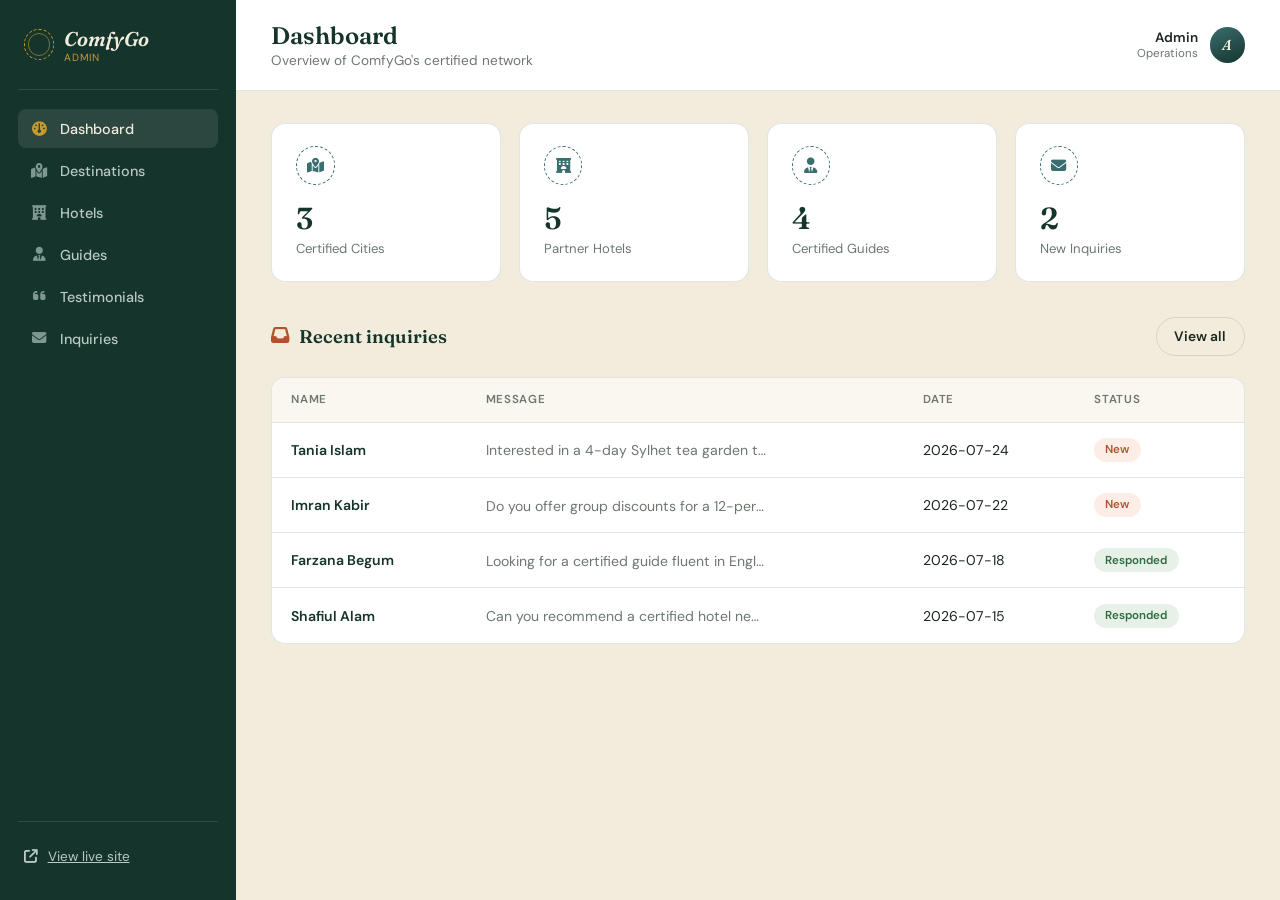
<file: admin.html>
<!DOCTYPE html>
<html lang="en">
<head>
<meta charset="UTF-8">
<meta name="viewport" content="width=device-width, initial-scale=1.0">
<title>ComfyGo — Admin Panel</title>
<link rel="preconnect" href="https://fonts.googleapis.com">
<link rel="preconnect" href="https://fonts.gstatic.com" crossorigin>
<link href="https://fonts.googleapis.com/css2?family=Fraunces:ital,opsz,wght@0,9..144,500;0,9..144,600;0,9..144,700;1,9..144,500&family=DM+Sans:wght@400;500;600;700&display=swap" rel="stylesheet">
<link rel="stylesheet" href="https://cdnjs.cloudflare.com/ajax/libs/font-awesome/6.5.0/css/all.min.css">

<style>
:root{
    --bg:#F2ECDD;
    --panel:#FFFFFF;
    --ink:#1C2620;
    --muted:#6C776F;
    --deep:#14342C;
    --deep-2:#1D4B40;
    --brick:#B5502F;
    --brick-2:#93401F;
    --teal:#3B6E71;
    --gold:#C99A2E;
    --line:rgba(28,38,32,0.12);
    --ok-bg:#E8F1E8; --ok-fg:#2C6B41;
    --pending-bg:#FBF0DD; --pending-fg:#9A6B1D;
    --new-bg:#FDEDE7; --new-fg:#B5502F;
}
*{ box-sizing:border-box; }
body{
    margin:0;
    background:var(--bg);
    color:var(--ink);
    font-family:'DM Sans', sans-serif;
    -webkit-font-smoothing:antialiased;
}
.disp{ font-family:'Fraunces', serif; }
button{ font-family:inherit; cursor:pointer; }
input, textarea, select{ font-family:inherit; }

/* ---------- LAYOUT ---------- */
#app{ display:flex; min-height:100vh; }

/* Sidebar */
#sidebar{
    width:236px; flex-shrink:0;
    background:var(--deep);
    color:#DCE6E1;
    padding:1.6rem 1.1rem;
    display:flex; flex-direction:column;
    position:sticky; top:0; height:100vh;
}
#brand{
    display:flex; align-items:center; gap:0.6rem;
    padding:0 0.4rem 1.6rem;
    margin-bottom:1.2rem;
    border-bottom:1px solid rgba(242,236,221,0.12);
}
#brand .stamp-sm{
    width:1.9rem; height:1.9rem; border-radius:50%;
    border:1.5px dashed var(--gold);
    position:relative; flex-shrink:0;
}
#brand .stamp-sm::after{ content:""; position:absolute; inset:3px; border-radius:50%; border:1px solid var(--gold); opacity:.6; }
#brand span{ font-family:'Fraunces', serif; font-style:italic; font-weight:600; font-size:1.25rem; color:var(--bg); }
#brand small{ display:block; font-family:'DM Sans'; font-style:normal; font-size:0.65rem; letter-spacing:0.08em; text-transform:uppercase; color:var(--gold); }

nav#side_nav{ display:flex; flex-direction:column; gap:0.2rem; }
.nav_item{
    display:flex; align-items:center; gap:0.75rem;
    padding:0.65rem 0.8rem;
    border-radius:8px;
    color:#B9C9C2;
    font-size:0.9rem; font-weight:500;
    transition:background .15s ease, color .15s ease;
    border:none; background:transparent; text-align:left; width:100%;
}
.nav_item i{ width:1.1rem; text-align:center; color:#7E9791; font-size:0.9rem; }
.nav_item:hover{ background:rgba(242,236,221,0.06); color:var(--bg); }
.nav_item.active{ background:rgba(242,236,221,0.1); color:var(--bg); }
.nav_item.active i{ color:var(--gold); }

#sidebar_foot{ margin-top:auto; padding-top:1rem; border-top:1px solid rgba(242,236,221,0.12); }
#view_site{
    display:flex; align-items:center; gap:0.6rem;
    color:#B9C9C2; font-size:0.85rem; padding:0.6rem 0.4rem;
    transition:color .15s ease;
}
#view_site:hover{ color:var(--gold); }

/* Main */
#main{ flex:1; min-width:0; }
#topbar{
    display:flex; align-items:center; justify-content:space-between;
    padding:1.3rem 2.2rem; background:var(--panel);
    border-bottom:1px solid var(--line);
    position:sticky; top:0; z-index:20;
}
#page_title{ font-family:'Fraunces', serif; font-weight:600; font-size:1.5rem; color:var(--deep); margin:0; }
#page_sub{ font-size:0.85rem; color:var(--muted); margin:0.15rem 0 0; }
#admin_chip{ display:flex; align-items:center; gap:0.7rem; }
#admin_avatar{
    width:2.2rem; height:2.2rem; border-radius:50%;
    background:linear-gradient(155deg, var(--teal), var(--deep));
    color:var(--bg); display:flex; align-items:center; justify-content:center;
    font-family:'Fraunces', serif; font-style:italic; font-weight:600; font-size:0.9rem;
}
#admin_name{ font-size:0.85rem; font-weight:600; color:var(--ink); margin:0; }
#admin_role{ font-size:0.72rem; color:var(--muted); margin:0; }

#content{ padding:2rem 2.2rem 3rem; max-width:1180px; }

/* ---------- Buttons ---------- */
.btn{
    display:inline-flex; align-items:center; gap:0.5rem;
    font-size:0.86rem; font-weight:600;
    padding:0.6rem 1.1rem; border-radius:999px; border:1px solid transparent;
    transition:background .15s ease, transform .15s ease, border-color .15s ease;
}
.btn-primary{ background:var(--brick); color:var(--bg); }
.btn-primary:hover{ background:var(--brick-2); }
.btn-ghost{ background:transparent; color:var(--ink); border-color:var(--line); }
.btn-ghost:hover{ border-color:var(--teal); color:var(--teal); }
.btn-icon{
    width:2rem; height:2rem; border-radius:50%; border:1px solid var(--line);
    display:inline-flex; align-items:center; justify-content:center;
    background:transparent; color:var(--muted); font-size:0.8rem;
    transition:all .15s ease;
}
.btn-icon:hover{ border-color:var(--teal); color:var(--teal); }
.btn-icon.danger:hover{ border-color:var(--brick); color:var(--brick); }

/* ---------- Stat cards ---------- */
.stats_row{ display:grid; grid-template-columns:repeat(4, 1fr); gap:1.1rem; margin-bottom:2.2rem; }
.stat_card{
    background:var(--panel); border:1px solid var(--line); border-radius:14px;
    padding:1.4rem 1.5rem; position:relative; overflow:hidden;
}
.stat_card .stat_icon{
    width:2.4rem; height:2.4rem; border-radius:50%;
    border:1.5px dashed var(--teal); display:flex; align-items:center; justify-content:center;
    color:var(--teal); margin-bottom:0.9rem; font-size:0.95rem;
}
.stat_card .stat_num{ font-family:'Fraunces', serif; font-weight:600; font-size:1.9rem; color:var(--deep); display:block; }
.stat_card .stat_label{ font-size:0.82rem; color:var(--muted); }

/* ---------- Section head ---------- */
.section_head{ display:flex; align-items:center; justify-content:space-between; margin-bottom:1.3rem; }
.section_head h2{ font-family:'Fraunces', serif; font-weight:600; font-size:1.15rem; color:var(--deep); margin:0; display:flex; align-items:center; gap:0.6rem; }

/* ---------- Table ---------- */
.table_wrap{ background:var(--panel); border:1px solid var(--line); border-radius:14px; overflow:hidden; }
table{ width:100%; border-collapse:collapse; }
thead th{
    text-align:left; font-size:0.72rem; font-weight:600; letter-spacing:0.06em; text-transform:uppercase;
    color:var(--muted); padding:0.9rem 1.2rem; border-bottom:1px solid var(--line); background:#FAF7F0;
}
tbody td{ padding:0.95rem 1.2rem; border-bottom:1px solid var(--line); font-size:0.88rem; color:var(--ink); vertical-align:middle; }
tbody tr:last-child td{ border-bottom:none; }
tbody tr:hover{ background:#FBF9F3; }
.cell_name{ font-weight:600; color:var(--deep); }
.cell_actions{ display:flex; gap:0.4rem; justify-content:flex-end; }
.msg_preview{ color:var(--muted); max-width:280px; overflow:hidden; text-overflow:ellipsis; white-space:nowrap; display:inline-block; vertical-align:middle; }

.badge{
    display:inline-flex; align-items:center; gap:0.35rem;
    font-size:0.72rem; font-weight:600; padding:0.28rem 0.7rem; border-radius:999px;
}
.badge.certified{ background:var(--ok-bg); color:var(--ok-fg); }
.badge.pending{ background:var(--pending-bg); color:var(--pending-fg); }
.badge.new{ background:var(--new-bg); color:var(--new-fg); }
.badge.responded{ background:var(--ok-bg); color:var(--ok-fg); }
.badge button{ background:none; border:none; padding:0; margin:0; }

/* ---------- Card grids (destinations / testimonials) ---------- */
.card_grid{ display:grid; grid-template-columns:repeat(3, 1fr); gap:1.2rem; margin-bottom:2.4rem; }
.entity_card{
    background:var(--panel); border:1px solid var(--line); border-radius:14px;
    padding:1.5rem 1.4rem; position:relative;
}
.entity_card .card_top{ display:flex; justify-content:space-between; align-items:flex-start; margin-bottom:0.6rem; }
.entity_card h3{ font-family:'Fraunces', serif; font-weight:600; font-size:1.05rem; color:var(--deep); margin:0 0 0.2rem; }
.entity_card .tagline{ font-size:0.8rem; color:var(--teal); margin:0 0 0.7rem; }
.entity_card p.desc{ font-size:0.85rem; line-height:1.6; color:#4a544d; margin:0 0 1rem; }
.entity_card .card_foot{ display:flex; justify-content:space-between; align-items:center; }
.entity_card .quote_mark{ font-family:'Fraunces', serif; font-style:italic; font-size:2.2rem; color:var(--gold); line-height:1; display:block; margin-bottom:0.2rem; }

/* ---------- Modal ---------- */
#modal_overlay{
    position:fixed; inset:0; background:rgba(20,30,26,0.45);
    display:none; align-items:center; justify-content:center; z-index:100; padding:1.5rem;
}
#modal_overlay.open{ display:flex; }
#modal_box{
    background:var(--panel); border-radius:16px; width:100%; max-width:460px;
    padding:1.8rem 1.8rem 1.5rem; max-height:88vh; overflow-y:auto;
    box-shadow:0 30px 60px -20px rgba(20,52,44,0.4);
}
#modal_box h3{ font-family:'Fraunces', serif; font-weight:600; font-size:1.25rem; color:var(--deep); margin:0 0 1.2rem; }
.field{ margin-bottom:1rem; }
.field label{ display:block; font-size:0.78rem; font-weight:600; color:var(--muted); margin-bottom:0.35rem; }
.field input, .field textarea, .field select{
    width:100%; padding:0.6rem 0.8rem; border:1px solid var(--line); border-radius:8px;
    font-size:0.9rem; color:var(--ink); background:#FCFAF5;
}
.field textarea{ resize:vertical; min-height:80px; }
.field input:focus, .field textarea:focus, .field select:focus{ outline:none; border-color:var(--teal); }
#modal_actions{ display:flex; justify-content:flex-end; gap:0.6rem; margin-top:1.3rem; }

/* ---------- Empty state ---------- */
.empty_state{ text-align:center; padding:3rem 1.5rem; color:var(--muted); }
.empty_state i{ font-size:1.6rem; color:var(--teal); margin-bottom:0.8rem; display:block; }

/* Views */
.view{ display:none; }
.view.active{ display:block; }

@media (max-width: 1024px){
    .stats_row{ grid-template-columns:repeat(2,1fr); }
    .card_grid{ grid-template-columns:repeat(2,1fr); }
}
@media (max-width: 760px){
    #sidebar{ display:none; }
    .stats_row, .card_grid{ grid-template-columns:1fr; }
    #content{ padding:1.4rem; }
    #topbar{ padding:1rem 1.4rem; }
}
button:focus-visible, a:focus-visible{ outline:2px solid var(--brick); outline-offset:2px; }
</style>
</head>
<body>

<div id="app">
    <aside id="sidebar">
        <div id="brand">
            <div class="stamp-sm"></div>
            <div>
                <span>ComfyGo</span>
                <small>Admin</small>
            </div>
        </div>
        <nav id="side_nav">
            <button class="nav_item active" data-view="dashboard"><i class="fa-solid fa-gauge"></i>Dashboard</button>
            <button class="nav_item" data-view="destinations"><i class="fa-solid fa-map-location-dot"></i>Destinations</button>
            <button class="nav_item" data-view="hotels"><i class="fa-solid fa-hotel"></i>Hotels</button>
            <button class="nav_item" data-view="guides"><i class="fa-solid fa-user-tie"></i>Guides</button>
            <button class="nav_item" data-view="testimonials"><i class="fa-solid fa-quote-left"></i>Testimonials</button>
            <button class="nav_item" data-view="inquiries"><i class="fa-solid fa-envelope"></i>Inquiries</button>
        </nav>
        <div id="sidebar_foot">
            <a href="index.html" id="view_site"><i class="fa-solid fa-arrow-up-right-from-square"></i> View live site</a>
        </div>
    </aside>

    <main id="main">
        <div id="topbar">
            <div>
                <p id="page_title">Dashboard</p>
                <p id="page_sub">Overview of ComfyGo's certified network</p>
            </div>
            <div id="admin_chip">
                <div>
                    <p id="admin_name" style="text-align:right;">Admin</p>
                    <p id="admin_role">Operations</p>
                </div>
                <div id="admin_avatar">A</div>
            </div>
        </div>

        <div id="content">

            <!-- DASHBOARD -->
            <section class="view active" id="view_dashboard">
                <div class="stats_row">
                    <div class="stat_card">
                        <div class="stat_icon"><i class="fa-solid fa-map-location-dot"></i></div>
                        <span class="stat_num" id="stat_destinations">0</span>
                        <span class="stat_label">Certified Cities</span>
                    </div>
                    <div class="stat_card">
                        <div class="stat_icon"><i class="fa-solid fa-hotel"></i></div>
                        <span class="stat_num" id="stat_hotels">0</span>
                        <span class="stat_label">Partner Hotels</span>
                    </div>
                    <div class="stat_card">
                        <div class="stat_icon"><i class="fa-solid fa-user-tie"></i></div>
                        <span class="stat_num" id="stat_guides">0</span>
                        <span class="stat_label">Certified Guides</span>
                    </div>
                    <div class="stat_card">
                        <div class="stat_icon"><i class="fa-solid fa-envelope"></i></div>
                        <span class="stat_num" id="stat_inquiries">0</span>
                        <span class="stat_label">New Inquiries</span>
                    </div>
                </div>

                <div class="section_head"><h2><i class="fa-solid fa-inbox" style="color:var(--brick);"></i>Recent inquiries</h2>
                    <button class="btn btn-ghost" data-view-link="inquiries">View all</button>
                </div>
                <div class="table_wrap">
                    <table>
                        <thead><tr><th>Name</th><th>Message</th><th>Date</th><th>Status</th></tr></thead>
                        <tbody id="dash_inquiries_body"></tbody>
                    </table>
                </div>
            </section>

            <!-- DESTINATIONS -->
            <section class="view" id="view_destinations">
                <div class="section_head">
                    <h2><i class="fa-solid fa-map-location-dot" style="color:var(--brick);"></i>Certified destinations</h2>
                    <button class="btn btn-primary" onclick="openModal('destinations')"><i class="fa-solid fa-plus"></i>Add destination</button>
                </div>
                <div class="card_grid" id="destinations_grid"></div>
            </section>

            <!-- HOTELS -->
            <section class="view" id="view_hotels">
                <div class="section_head">
                    <h2><i class="fa-solid fa-hotel" style="color:var(--brick);"></i>Certified hotels</h2>
                    <button class="btn btn-primary" onclick="openModal('hotels')"><i class="fa-solid fa-plus"></i>Add hotel</button>
                </div>
                <div class="table_wrap">
                    <table>
                        <thead><tr><th>Name</th><th>City</th><th>Rating</th><th>Price / night</th><th>Status</th><th></th></tr></thead>
                        <tbody id="hotels_body"></tbody>
                    </table>
                </div>
            </section>

            <!-- GUIDES -->
            <section class="view" id="view_guides">
                <div class="section_head">
                    <h2><i class="fa-solid fa-user-tie" style="color:var(--brick);"></i>Certified guides</h2>
                    <button class="btn btn-primary" onclick="openModal('guides')"><i class="fa-solid fa-plus"></i>Add guide</button>
                </div>
                <div class="table_wrap">
                    <table>
                        <thead><tr><th>Name</th><th>City</th><th>Languages</th><th>Experience</th><th>Status</th><th></th></tr></thead>
                        <tbody id="guides_body"></tbody>
                    </table>
                </div>
            </section>

            <!-- TESTIMONIALS -->
            <section class="view" id="view_testimonials">
                <div class="section_head">
                    <h2><i class="fa-solid fa-quote-left" style="color:var(--brick);"></i>Testimonials</h2>
                    <button class="btn btn-primary" onclick="openModal('testimonials')"><i class="fa-solid fa-plus"></i>Add testimonial</button>
                </div>
                <div class="card_grid" id="testimonials_grid"></div>
            </section>

            <!-- INQUIRIES -->
            <section class="view" id="view_inquiries">
                <div class="section_head">
                    <h2><i class="fa-solid fa-envelope" style="color:var(--brick);"></i>Contact inquiries</h2>
                </div>
                <div class="table_wrap">
                    <table>
                        <thead><tr><th>Name</th><th>Email</th><th>Message</th><th>Date</th><th>Status</th><th></th></tr></thead>
                        <tbody id="inquiries_body"></tbody>
                    </table>
                </div>
            </section>

        </div>
    </main>
</div>

<!-- MODAL -->
<div id="modal_overlay">
    <div id="modal_box">
        <h3 id="modal_title">Add item</h3>
        <form id="modal_form"></form>
        <div id="modal_actions">
            <button class="btn btn-ghost" type="button" onclick="closeModal()">Cancel</button>
            <button class="btn btn-primary" type="button" onclick="submitModal()"><i class="fa-solid fa-check"></i>Save</button>
        </div>
    </div>
</div>

<script>
/* ---------------- Config ---------------- */
const CITY_OPTIONS = ["Sylhet","Dhaka","Chittagong"];

const ENTITY_CONFIG = {
    destinations: {
        title: "Destination",
        fields: [
            {key:"name", label:"City name", type:"text"},
            {key:"tagline", label:"Tagline", type:"text"},
            {key:"description", label:"Description", type:"textarea"},
            {key:"status", label:"Status", type:"select", options:["certified","pending"]},
        ]
    },
    hotels: {
        title: "Hotel",
        fields: [
            {key:"name", label:"Hotel name", type:"text"},
            {key:"city", label:"City", type:"select", options:CITY_OPTIONS},
            {key:"rating", label:"Rating (out of 5)", type:"number"},
            {key:"price", label:"Price / night (BDT)", type:"number"},
            {key:"status", label:"Status", type:"select", options:["certified","pending"]},
        ]
    },
    guides: {
        title: "Guide",
        fields: [
            {key:"name", label:"Guide name", type:"text"},
            {key:"city", label:"City", type:"select", options:CITY_OPTIONS},
            {key:"languages", label:"Languages", type:"text"},
            {key:"experience", label:"Experience (years)", type:"number"},
            {key:"status", label:"Status", type:"select", options:["certified","pending"]},
        ]
    },
    testimonials: {
        title: "Testimonial",
        fields: [
            {key:"author", label:"Traveller name", type:"text"},
            {key:"location", label:"Location", type:"text"},
            {key:"text", label:"Testimonial", type:"textarea"},
        ]
    }
};

const STORAGE_KEYS = {
    destinations: "comfygo:destinations",
    hotels: "comfygo:hotels",
    guides: "comfygo:guides",
    testimonials: "comfygo:testimonials",
    inquiries: "comfygo:inquiries",
};

const SEED = {
    destinations: [
        {id:"d1", name:"Sylhet", tagline:"Tea gardens & rivers", description:"Rolling tea estates, Jaflong's stone beaches, and the spiritual calm of Shah Jalal Mazar.", status:"certified"},
        {id:"d2", name:"Dhaka", tagline:"Capital heritage & energy", description:"Ahsan Manzil, the National Parliament, and the colourful chaos of Old Dhaka.", status:"certified"},
        {id:"d3", name:"Chittagong", tagline:"Sea, hills & heritage", description:"Patenga Sea Beach, Foy's Lake, and the dramatic Chittagong Hill Tracts.", status:"certified"},
    ],
    hotels: [
        {id:"h1", name:"Lakeview Tea Resort", city:"Sylhet", rating:4.6, price:6200, status:"certified"},
        {id:"h2", name:"Buriganga Heritage Hotel", city:"Dhaka", rating:4.3, price:5400, status:"certified"},
        {id:"h3", name:"Patenga Shore Retreat", city:"Chittagong", rating:4.5, price:5800, status:"certified"},
        {id:"h4", name:"Jaflong Riverside Inn", city:"Sylhet", rating:4.1, price:3800, status:"pending"},
        {id:"h5", name:"Old Town Boutique Stay", city:"Dhaka", rating:4.0, price:4200, status:"certified"},
    ],
    guides: [
        {id:"g1", name:"Faruk Ahmed", city:"Sylhet", languages:"Bengali, English", experience:7, status:"certified"},
        {id:"g2", name:"Shirin Akter", city:"Dhaka", languages:"Bengali, English, Hindi", experience:5, status:"certified"},
        {id:"g3", name:"Belal Chowdhury", city:"Chittagong", languages:"Bengali, English", experience:9, status:"certified"},
        {id:"g4", name:"Mahin Rahman", city:"Sylhet", languages:"Bengali", experience:2, status:"pending"},
    ],
    testimonials: [
        {id:"t1", author:"Rahim Uddin", location:"Dhaka, Bangladesh", text:"ComfyGo made our family trip to Sylhet absolutely seamless. The hotel was stunning and our guide knew every hidden spot in Jaflong."},
        {id:"t2", author:"Nusrat Jahan", location:"Sylhet, Bangladesh", text:"I was travelling solo for the first time and ComfyGo's team was incredibly supportive. Everything was arranged perfectly."},
        {id:"t3", author:"Karim Hassan", location:"Chittagong, Bangladesh", text:"The certified guide in Chittagong was exceptional — knowledgeable, fun, and punctual. Highly recommend ComfyGo."},
    ],
    inquiries: [
        {id:"i1", name:"Tania Islam", email:"tania.islam@example.com", message:"Interested in a 4-day Sylhet tea garden tour for two people in October.", date:"2026-07-24", status:"new"},
        {id:"i2", name:"Imran Kabir", email:"imran.kabir@example.com", message:"Do you offer group discounts for a 12-person Chittagong Hill Tracts trip?", date:"2026-07-22", status:"new"},
        {id:"i3", name:"Farzana Begum", email:"farzana.b@example.com", message:"Looking for a certified guide fluent in English for a Dhaka heritage walk.", date:"2026-07-18", status:"responded"},
        {id:"i4", name:"Shafiul Alam", email:"shafiul.alam@example.com", message:"Can you recommend a certified hotel near Patenga Beach under 5000 BDT?", date:"2026-07-15", status:"responded"},
    ]
};

let state = { destinations:[], hotels:[], guides:[], testimonials:[], inquiries:[] };
let modalContext = { type:null, id:null };

/* ---------------- Storage helpers ---------------- */
async function loadEntity(type){
    try{
        const res = await window.storage.get(STORAGE_KEYS[type], false);
        if(res && res.value){ return JSON.parse(res.value); }
    }catch(e){ /* not found yet */ }
    return null;
}
async function saveEntity(type){
    try{
        await window.storage.set(STORAGE_KEYS[type], JSON.stringify(state[type]), false);
    }catch(e){ console.error("Storage save failed", type, e); }
}
async function initData(){
    for(const type of Object.keys(STORAGE_KEYS)){
        const loaded = await loadEntity(type);
        if(loaded){ state[type] = loaded; }
        else{ state[type] = SEED[type]; await saveEntity(type); }
    }
    renderAll();
}

/* ---------------- Navigation ---------------- */
document.querySelectorAll(".nav_item").forEach(btn=>{
    btn.addEventListener("click", ()=> switchView(btn.dataset.view));
});
document.querySelectorAll("[data-view-link]").forEach(btn=>{
    btn.addEventListener("click", ()=> switchView(btn.dataset.viewLink));
});

const PAGE_META = {
    dashboard: ["Dashboard","Overview of ComfyGo's certified network"],
    destinations: ["Destinations","Manage certified cities and their descriptions"],
    hotels: ["Hotels","Manage partner and certified hotels"],
    guides: ["Guides","Manage certified local guides"],
    testimonials: ["Testimonials","Manage traveller reviews shown on the site"],
    inquiries: ["Inquiries","Messages submitted through the contact form"],
};

function switchView(view){
    document.querySelectorAll(".nav_item").forEach(b=> b.classList.toggle("active", b.dataset.view===view));
    document.querySelectorAll(".view").forEach(v=> v.classList.remove("active"));
    document.getElementById("view_"+view).classList.add("active");
    document.getElementById("page_title").textContent = PAGE_META[view][0];
    document.getElementById("page_sub").textContent = PAGE_META[view][1];
}

/* ---------------- Rendering ---------------- */
function renderAll(){
    renderStats();
    renderDashboardInquiries();
    renderDestinations();
    renderHotels();
    renderGuides();
    renderTestimonials();
    renderInquiries();
}

function renderStats(){
    document.getElementById("stat_destinations").textContent = state.destinations.length;
    document.getElementById("stat_hotels").textContent = state.hotels.length;
    document.getElementById("stat_guides").textContent = state.guides.length;
    document.getElementById("stat_inquiries").textContent = state.inquiries.filter(i=>i.status==="new").length;
}

function badge(status){
    const label = status.charAt(0).toUpperCase()+status.slice(1);
    return `<span class="badge ${status}">${label}</span>`;
}

function renderDashboardInquiries(){
    const rows = [...state.inquiries].sort((a,b)=> b.date.localeCompare(a.date)).slice(0,4);
    document.getElementById("dash_inquiries_body").innerHTML = rows.map(i=>`
        <tr>
            <td class="cell_name">${escapeHtml(i.name)}</td>
            <td><span class="msg_preview">${escapeHtml(i.message)}</span></td>
            <td>${i.date}</td>
            <td>${badge(i.status)}</td>
        </tr>`).join("") || emptyRow(4,"No inquiries yet");
}

function renderDestinations(){
    const grid = document.getElementById("destinations_grid");
    if(!state.destinations.length){ grid.innerHTML = emptyState("map-location-dot","No destinations yet"); return; }
    grid.innerHTML = state.destinations.map(d=>`
        <div class="entity_card">
            <div class="card_top">
                <div>
                    <h3>${escapeHtml(d.name)}</h3>
                    <p class="tagline">${escapeHtml(d.tagline||"")}</p>
                </div>
                ${badge(d.status)}
            </div>
            <p class="desc">${escapeHtml(d.description||"")}</p>
            <div class="card_foot">
                <button class="btn-icon" onclick="openModal('destinations','${d.id}')" title="Edit"><i class="fa-solid fa-pen"></i></button>
                <button class="btn-icon danger" onclick="removeEntity('destinations','${d.id}')" title="Delete"><i class="fa-solid fa-trash"></i></button>
            </div>
        </div>`).join("");
}

function renderHotels(){
    const body = document.getElementById("hotels_body");
    body.innerHTML = state.hotels.map(h=>`
        <tr>
            <td class="cell_name">${escapeHtml(h.name)}</td>
            <td>${escapeHtml(h.city)}</td>
            <td><i class="fa-solid fa-star" style="color:var(--gold); font-size:0.75rem;"></i> ${Number(h.rating).toFixed(1)}</td>
            <td>৳${Number(h.price).toLocaleString()}</td>
            <td>${badge(h.status)}</td>
            <td>
                <div class="cell_actions">
                    <button class="btn-icon" onclick="openModal('hotels','${h.id}')" title="Edit"><i class="fa-solid fa-pen"></i></button>
                    <button class="btn-icon danger" onclick="removeEntity('hotels','${h.id}')" title="Delete"><i class="fa-solid fa-trash"></i></button>
                </div>
            </td>
        </tr>`).join("") || emptyRow(6,"No hotels yet");
}

function renderGuides(){
    const body = document.getElementById("guides_body");
    body.innerHTML = state.guides.map(g=>`
        <tr>
            <td class="cell_name">${escapeHtml(g.name)}</td>
            <td>${escapeHtml(g.city)}</td>
            <td>${escapeHtml(g.languages)}</td>
            <td>${g.experience} yrs</td>
            <td>${badge(g.status)}</td>
            <td>
                <div class="cell_actions">
                    <button class="btn-icon" onclick="openModal('guides','${g.id}')" title="Edit"><i class="fa-solid fa-pen"></i></button>
                    <button class="btn-icon danger" onclick="removeEntity('guides','${g.id}')" title="Delete"><i class="fa-solid fa-trash"></i></button>
                </div>
            </td>
        </tr>`).join("") || emptyRow(6,"No guides yet");
}

function renderTestimonials(){
    const grid = document.getElementById("testimonials_grid");
    if(!state.testimonials.length){ grid.innerHTML = emptyState("quote-left","No testimonials yet"); return; }
    grid.innerHTML = state.testimonials.map(t=>`
        <div class="entity_card">
            <span class="quote_mark">&ldquo;</span>
            <p class="desc">${escapeHtml(t.text)}</p>
            <div class="card_foot">
                <div>
                    <p style="font-weight:600; font-size:0.85rem; color:var(--deep); margin:0;">${escapeHtml(t.author)}</p>
                    <p style="font-size:0.75rem; color:var(--teal); margin:0;">${escapeHtml(t.location)}</p>
                </div>
                <div class="cell_actions">
                    <button class="btn-icon" onclick="openModal('testimonials','${t.id}')" title="Edit"><i class="fa-solid fa-pen"></i></button>
                    <button class="btn-icon danger" onclick="removeEntity('testimonials','${t.id}')" title="Delete"><i class="fa-solid fa-trash"></i></button>
                </div>
            </div>
        </div>`).join("");
}

function renderInquiries(){
    const body = document.getElementById("inquiries_body");
    const rows = [...state.inquiries].sort((a,b)=> b.date.localeCompare(a.date));
    body.innerHTML = rows.map(i=>`
        <tr>
            <td class="cell_name">${escapeHtml(i.name)}</td>
            <td>${escapeHtml(i.email)}</td>
            <td><span class="msg_preview">${escapeHtml(i.message)}</span></td>
            <td>${i.date}</td>
            <td>${badge(i.status)}</td>
            <td>
                <div class="cell_actions">
                    ${i.status==="new"
                        ? `<button class="btn-icon" onclick="markResponded('${i.id}')" title="Mark responded"><i class="fa-solid fa-check"></i></button>`
                        : ``}
                    <button class="btn-icon danger" onclick="removeEntity('inquiries','${i.id}')" title="Delete"><i class="fa-solid fa-trash"></i></button>
                </div>
            </td>
        </tr>`).join("") || emptyRow(6,"No inquiries yet");
}

function emptyRow(colspan, text){
    return `<tr><td colspan="${colspan}"><div class="empty_state"><i class="fa-solid fa-inbox"></i>${text}</div></td></tr>`;
}
function emptyState(icon, text){
    return `<div class="empty_state" style="grid-column:1/-1;"><i class="fa-solid fa-${icon}"></i>${text}</div>`;
}
function escapeHtml(str){
    return String(str ?? "").replace(/[&<>"']/g, m => ({"&":"&amp;","<":"&lt;",">":"&gt;",'"':"&quot;","'":"&#39;"}[m]));
}

/* ---------------- CRUD actions ---------------- */
async function markResponded(id){
    const item = state.inquiries.find(i=>i.id===id);
    if(item){ item.status="responded"; await saveEntity("inquiries"); renderAll(); }
}
async function removeEntity(type, id){
    if(!confirm("Delete this item? This can't be undone.")) return;
    state[type] = state[type].filter(x=>x.id!==id);
    await saveEntity(type);
    renderAll();
}

/* ---------------- Modal ---------------- */
function openModal(type, id=null){
    modalContext = {type, id};
    const config = ENTITY_CONFIG[type];
    const existing = id ? state[type].find(x=>x.id===id) : null;
    document.getElementById("modal_title").textContent = existing ? `Edit ${config.title}` : `Add ${config.title}`;

    const form = document.getElementById("modal_form");
    form.innerHTML = config.fields.map(f=>{
        const val = existing ? (existing[f.key] ?? "") : "";
        if(f.type==="textarea"){
            return `<div class="field"><label>${f.label}</label><textarea name="${f.key}">${escapeHtml(val)}</textarea></div>`;
        }
        if(f.type==="select"){
            const opts = f.options.map(o=>`<option value="${o}" ${o===val?"selected":""}>${o.charAt(0).toUpperCase()+o.slice(1)}</option>`).join("");
            return `<div class="field"><label>${f.label}</label><select name="${f.key}">${opts}</select></div>`;
        }
        return `<div class="field"><label>${f.label}</label><input type="${f.type}" name="${f.key}" value="${escapeHtml(val)}" ${f.type==='number'?'step="0.1"':''}></div>`;
    }).join("");

    document.getElementById("modal_overlay").classList.add("open");
}
function closeModal(){
    document.getElementById("modal_overlay").classList.remove("open");
    modalContext = {type:null, id:null};
}
async function submitModal(){
    const {type, id} = modalContext;
    const config = ENTITY_CONFIG[type];
    const form = document.getElementById("modal_form");
    const data = {};
    config.fields.forEach(f=>{
        const el = form.querySelector(`[name="${f.key}"]`);
        data[f.key] = f.type==="number" ? Number(el.value || 0) : el.value.trim();
    });

    if(!data.name && !data.author){ alert("Please fill in the required fields."); return; }

    if(id){
        const idx = state[type].findIndex(x=>x.id===id);
        state[type][idx] = { ...state[type][idx], ...data };
    }else{
        const newId = type.slice(0,1) + Date.now();
        state[type].push({ id:newId, ...data });
    }
    await saveEntity(type);
    closeModal();
    renderAll();
}
document.getElementById("modal_overlay").addEventListener("click", (e)=>{
    if(e.target.id==="modal_overlay") closeModal();
});
document.addEventListener("keydown", (e)=>{
    if(e.key==="Escape") closeModal();
});

/* ---------------- Init ---------------- */
initData();
</script>
</body>
</html>
</file>
